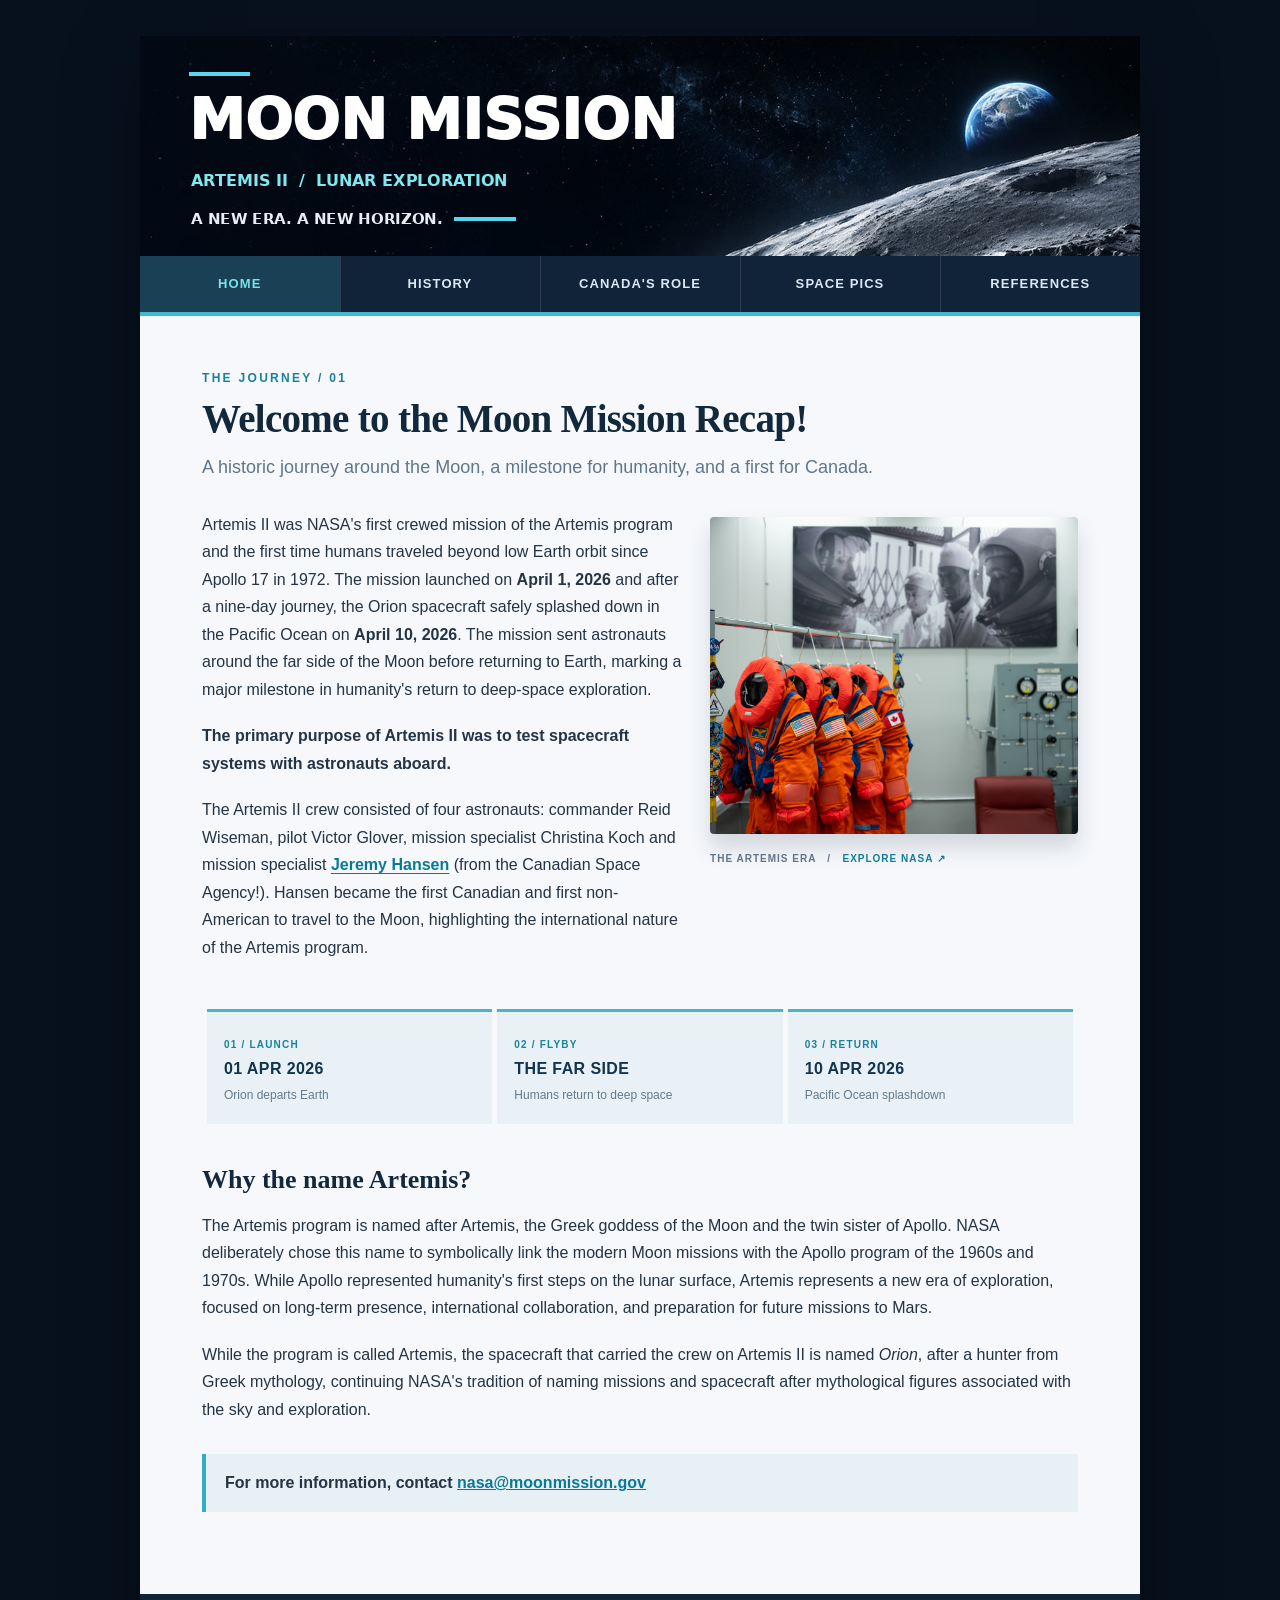
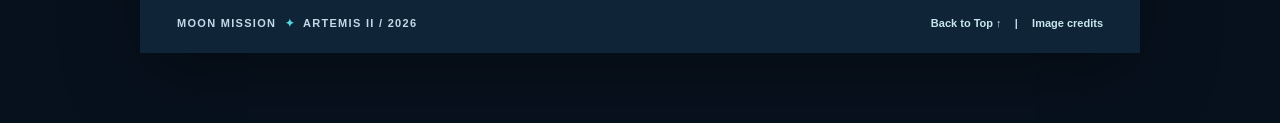
<file: index.html>
<!DOCTYPE html>
<html lang="en">
<head>
  <meta charset="UTF-8">
  <meta name="viewport" content="width=device-width, initial-scale=1.0">
  <meta name="description" content="Moon Mission: a five-page recap of Artemis II, lunar exploration history, Canada's role, and NASA photography.">
  <title>Home | Moon Mission</title>
  <link rel="stylesheet" href="styles.css">
  
</head>
<body id="top">
<table class="site-table" width="1000" cellpadding="0" cellspacing="0" align="center">
  <tr><td class="banner-cell"><a href="index.html" title="Moon Mission: return to the home page"><img src="images/banner.jpg" class="banner" width="1000" height="220" alt="Moon Mission banner with the Moon, Earth and deep space" title="Moon Mission: return to the home page"></a></td></tr>
  <tr><td class="nav-cell"><table class="nav-table" cellpadding="0" cellspacing="0"><tr><td><a class="nav-link current" href="index.html" aria-current="page">Home</a></td><td><a class="nav-link" href="history.html">History</a></td><td><a class="nav-link" href="canadasrole.html">Canada&#x27;s Role</a></td><td><a class="nav-link" href="spacepics.html">Space Pics</a></td><td><a class="nav-link" href="references.html">References</a></td></tr></table></td></tr>
  <tr><td class="page-content">
<p class="eyebrow">THE JOURNEY / 01</p>
<h1>Welcome to the Moon Mission Recap!</h1>
<p class="lead">A historic journey around the Moon, a milestone for humanity, and a first for Canada.</p>
<table class="intro-table" cellpadding="0" cellspacing="0"><tr>
  <td class="intro-main">
    <p>Artemis II was NASA's first crewed mission of the Artemis program and the first time humans traveled beyond low Earth orbit since Apollo 17 in 1972. The mission launched on <strong>April 1, 2026</strong> and after a nine-day journey, the Orion spacecraft safely splashed down in the Pacific Ocean on <strong>April 10, 2026</strong>. The mission sent astronauts around the far side of the Moon before returning to Earth, marking a major milestone in humanity's return to deep-space exploration.</p>
    <p><strong>The primary purpose of Artemis II was to test spacecraft systems with astronauts aboard.</strong></p>
    <p>The Artemis II crew consisted of four astronauts: commander Reid Wiseman, pilot Victor Glover, mission specialist Christina Koch and mission specialist <a href="canadasrole.html#ontario" class="inline-link">Jeremy Hansen</a> (from the Canadian Space Agency!). Hansen became the first Canadian and first non-American to travel to the Moon, highlighting the international nature of the Artemis program.</p>
  </td>
  <td class="intro-aside"><a href="https://www.nasa.gov/" target="_blank" rel="noopener noreferrer" title="Click to visit the NASA website in a new tab"><img class="large-photo" src="images/spacesuits.jpg" alt="NASA Artemis crew spacesuits" title="NASA spacesuits photo — click to open the NASA website in a new tab" ></a><p class="image-caption">THE ARTEMIS ERA &nbsp; / &nbsp; <a href="https://www.nasa.gov/" target="_blank" rel="noopener noreferrer">Explore NASA ↗</a></p></td>
</tr></table>
<table class="milestone-table" cellpadding="0" cellspacing="0"><tr>
  <td><span class="milestone-tag">01 / LAUNCH</span><br><strong>01 APR 2026</strong><br><small>Orion departs Earth</small></td>
  <td><span class="milestone-tag">02 / FLYBY</span><br><strong>THE FAR SIDE</strong><br><small>Humans return to deep space</small></td>
  <td><span class="milestone-tag">03 / RETURN</span><br><strong>10 APR 2026</strong><br><small>Pacific Ocean splashdown</small></td>
</tr></table>
<h2>Why the name Artemis?</h2>
<p>The Artemis program is named after Artemis, the Greek goddess of the Moon and the twin sister of Apollo. NASA deliberately chose this name to symbolically link the modern Moon missions with the Apollo program of the 1960s and 1970s. While Apollo represented humanity's first steps on the lunar surface, Artemis represents a new era of exploration, focused on long-term presence, international collaboration, and preparation for future missions to Mars.</p>
<p>While the program is called Artemis, the spacecraft that carried the crew on Artemis II is named <em>Orion</em>, after a hunter from Greek mythology, continuing NASA's tradition of naming missions and spacecraft after mythological figures associated with the sky and exploration.</p>
<p class="contact-card">For more information, contact <a href="mailto:nasa@moonmission.gov">nasa@moonmission.gov</a></p>
</td></tr>
  <tr><td class="footer-cell"><table class="footer-table" cellspacing="0" cellpadding="0"><tr><td>MOON MISSION <span class="footer-dot">✦</span> ARTEMIS II / 2026</td><td class="footer-right"><a href="#top">Back to Top ↑</a> &nbsp; | &nbsp; <a href="references.html">Image credits</a></td></tr></table></td></tr>
</table>
</body>
</html>
</file>
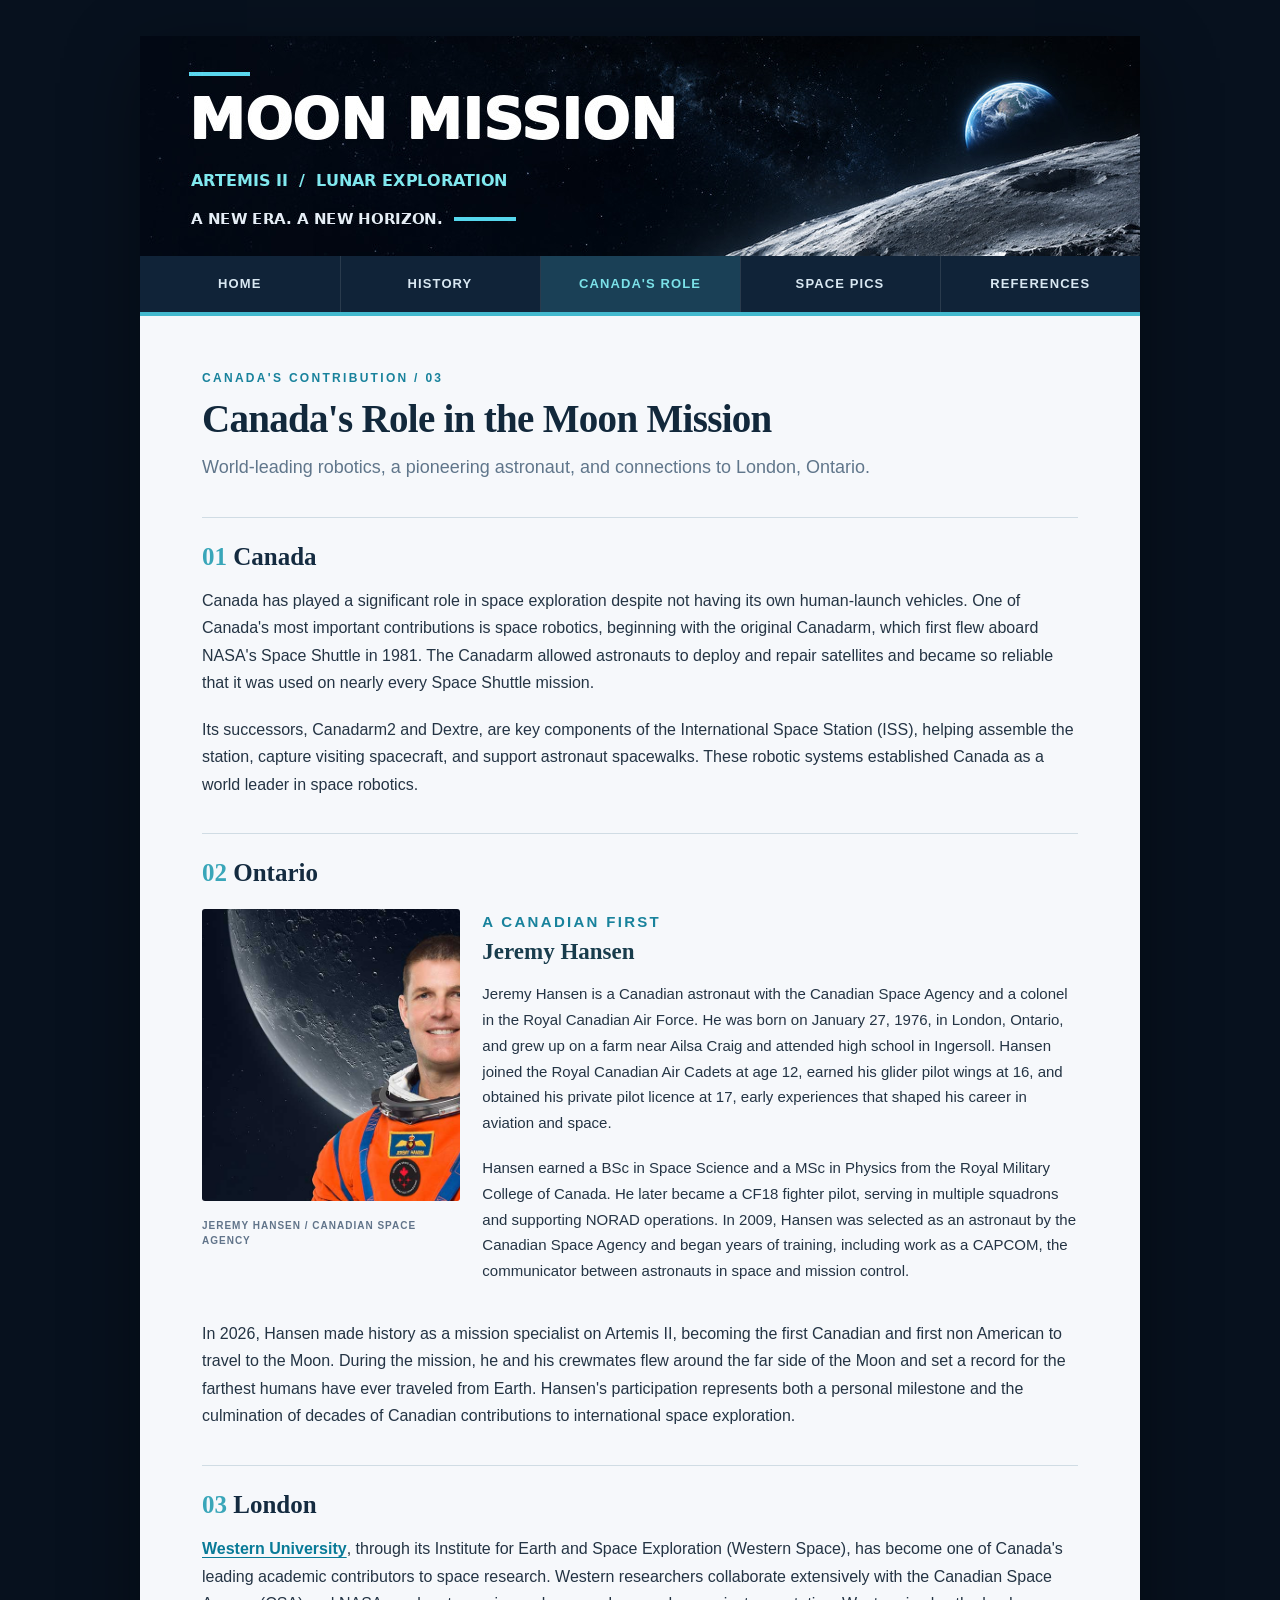
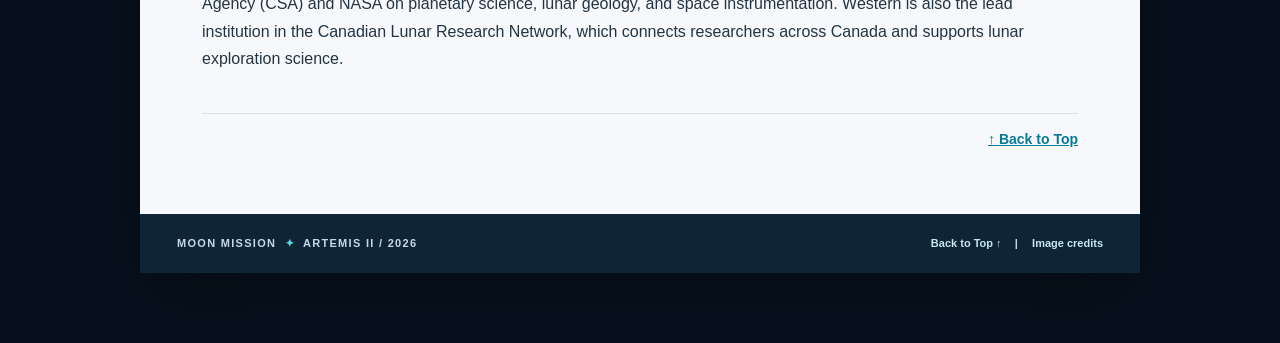
<file: canadasrole.html>
<!DOCTYPE html>
<html lang="en">
<head>
  <meta charset="UTF-8">
  <meta name="viewport" content="width=device-width, initial-scale=1.0">
  <meta name="description" content="Moon Mission: a five-page recap of Artemis II, lunar exploration history, Canada's role, and NASA photography.">
  <title>Canada&#x27;s Role | Moon Mission</title>
  <link rel="stylesheet" href="styles.css">
  
</head>
<body id="top">
<table class="site-table" width="1000" cellpadding="0" cellspacing="0" align="center">
  <tr><td class="banner-cell"><a href="index.html" title="Moon Mission: return to the home page"><img src="images/banner.jpg" class="banner" width="1000" height="220" alt="Moon Mission banner with the Moon, Earth and deep space" title="Moon Mission: return to the home page"></a></td></tr>
  <tr><td class="nav-cell"><table class="nav-table" cellpadding="0" cellspacing="0"><tr><td><a class="nav-link" href="index.html">Home</a></td><td><a class="nav-link" href="history.html">History</a></td><td><a class="nav-link current" href="canadasrole.html" aria-current="page">Canada&#x27;s Role</a></td><td><a class="nav-link" href="spacepics.html">Space Pics</a></td><td><a class="nav-link" href="references.html">References</a></td></tr></table></td></tr>
  <tr><td class="page-content">
<p class="eyebrow">CANADA'S CONTRIBUTION / 03</p>
<h1>Canada's Role in the Moon Mission</h1>
<p class="lead">World-leading robotics, a pioneering astronaut, and connections to London, Ontario.</p>
<h2 class="section-heading" id="canada">01 <span>Canada</span></h2>
<p>Canada has played a significant role in space exploration despite not having its own human-launch vehicles. One of Canada's most important contributions is space robotics, beginning with the original Canadarm, which first flew aboard NASA's Space Shuttle in 1981. The Canadarm allowed astronauts to deploy and repair satellites and became so reliable that it was used on nearly every Space Shuttle mission.</p>
<p>Its successors, Canadarm2 and Dextre, are key components of the International Space Station (ISS), helping assemble the station, capture visiting spacecraft, and support astronaut spacewalks. These robotic systems established Canada as a world leader in space robotics.</p>
<h2 class="section-heading" id="ontario">02 <span>Ontario</span></h2>
<table class="profile-table" cellpadding="0" cellspacing="0"><tr><td class="profile-img"><img class="portrait" src="images/jeremy-hansen.jpg" alt="Canadian Space Agency astronaut Jeremy Hansen wearing his orange space suit" title="Jeremy Hansen — Canadian Space Agency astronaut" ><p class="image-caption">JEREMY HANSEN / CANADIAN SPACE AGENCY</p></td><td class="profile-txt"><p class="mini-title">A CANADIAN FIRST</p><h3>Jeremy Hansen</h3><p>Jeremy Hansen is a Canadian astronaut with the Canadian Space Agency and a colonel in the Royal Canadian Air Force. He was born on January 27, 1976, in London, Ontario, and grew up on a farm near Ailsa Craig and attended high school in Ingersoll. Hansen joined the Royal Canadian Air Cadets at age 12, earned his glider pilot wings at 16, and obtained his private pilot licence at 17, early experiences that shaped his career in aviation and space.</p>
<p>Hansen earned a BSc in Space Science and a MSc in Physics from the Royal Military College of Canada. He later became a CF18 fighter pilot, serving in multiple squadrons and supporting NORAD operations. In 2009, Hansen was selected as an astronaut by the Canadian Space Agency and began years of training, including work as a CAPCOM, the communicator between astronauts in space and mission control.</p></td></tr></table>
<p>In 2026, Hansen made history as a mission specialist on Artemis II, becoming the first Canadian and first non American to travel to the Moon. During the mission, he and his crewmates flew around the far side of the Moon and set a record for the farthest humans have ever traveled from Earth. Hansen's participation represents both a personal milestone and the culmination of decades of Canadian contributions to international space exploration.</p>
<h2 class="section-heading" id="london">03 <span>London</span></h2>
<p><a href="https://uwo.ca" target="_blank" rel="noopener noreferrer" class="inline-link">Western University</a>, through its Institute for Earth and Space Exploration (Western Space), has become one of Canada's leading academic contributors to space research. Western researchers collaborate extensively with the Canadian Space Agency (CSA) and NASA on planetary science, lunar geology, and space instrumentation. Western is also the lead institution in the Canadian Lunar Research Network, which connects researchers across Canada and supports lunar exploration science.</p>
<p class="backtop"><a href="#top">↑ Back to Top</a></p>
</td></tr>
  <tr><td class="footer-cell"><table class="footer-table" cellspacing="0" cellpadding="0"><tr><td>MOON MISSION <span class="footer-dot">✦</span> ARTEMIS II / 2026</td><td class="footer-right"><a href="#top">Back to Top ↑</a> &nbsp; | &nbsp; <a href="references.html">Image credits</a></td></tr></table></td></tr>
</table>
</body>
</html>
</file>
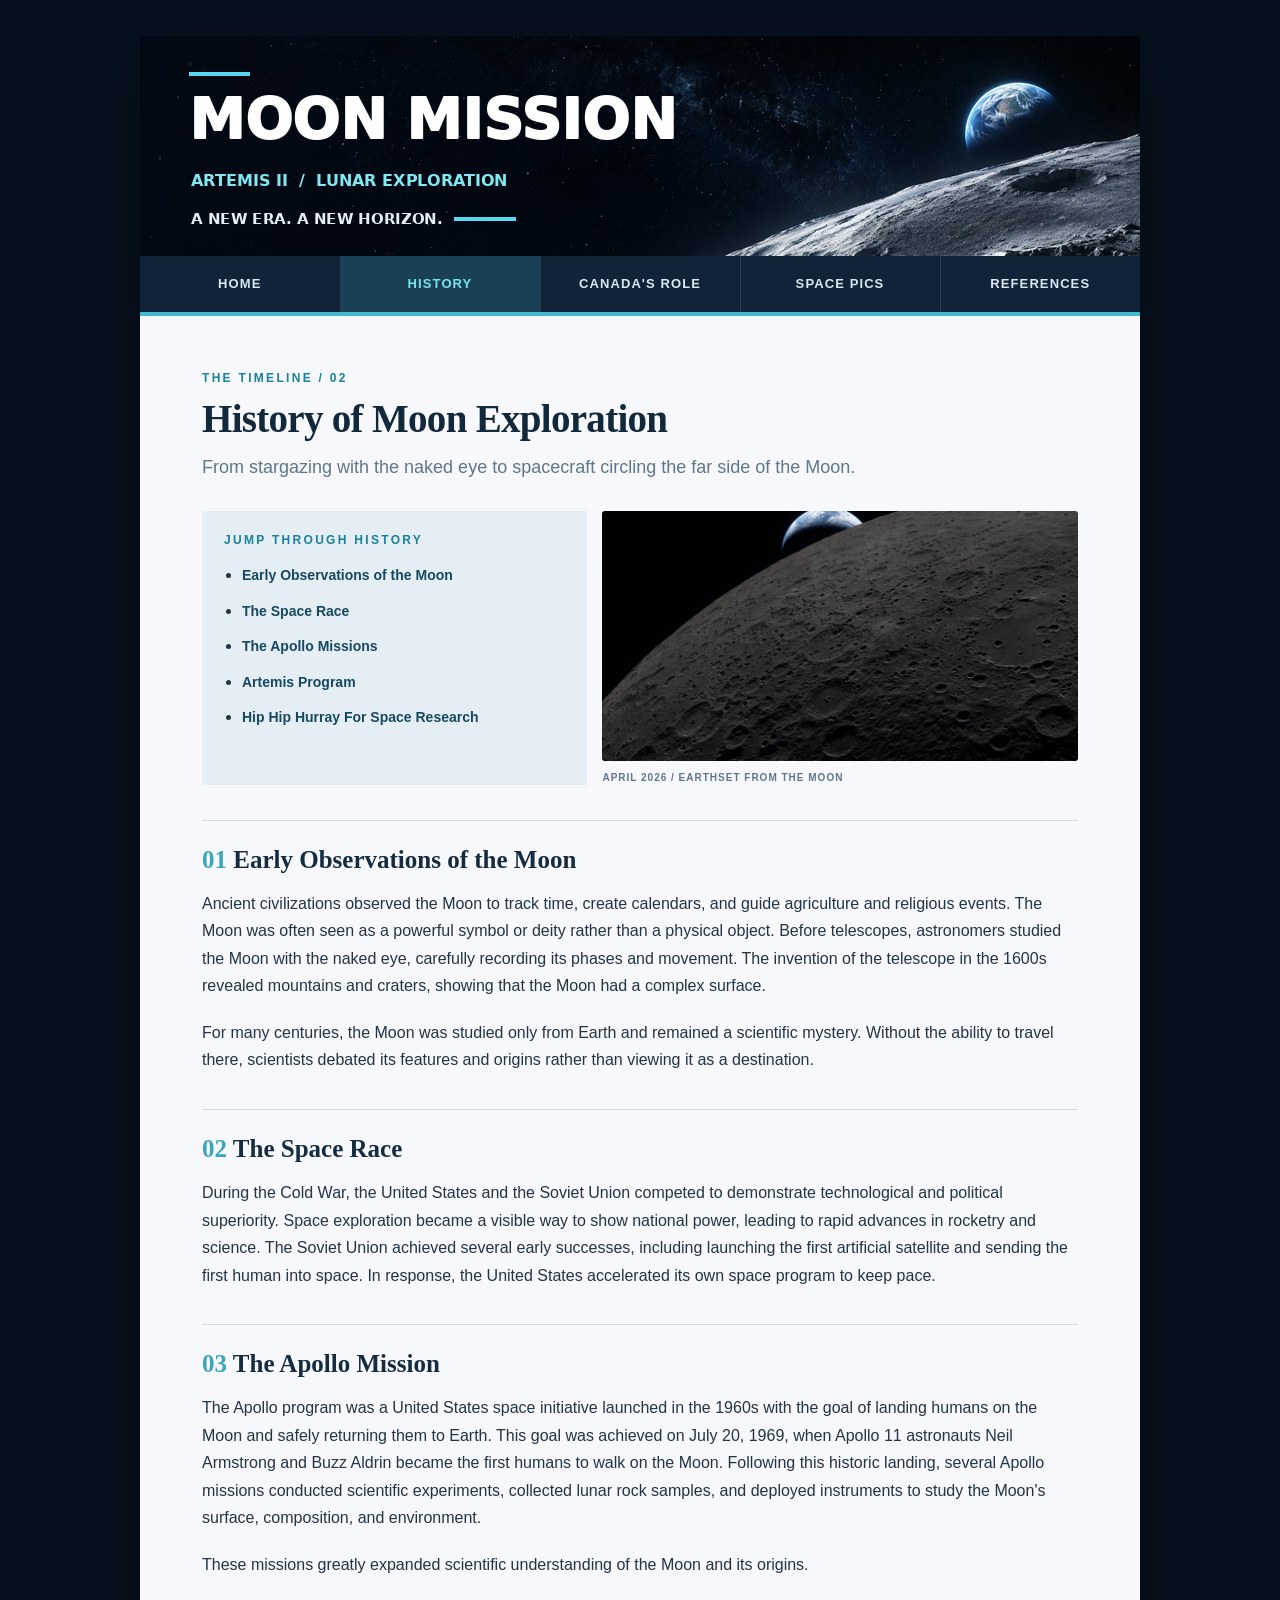
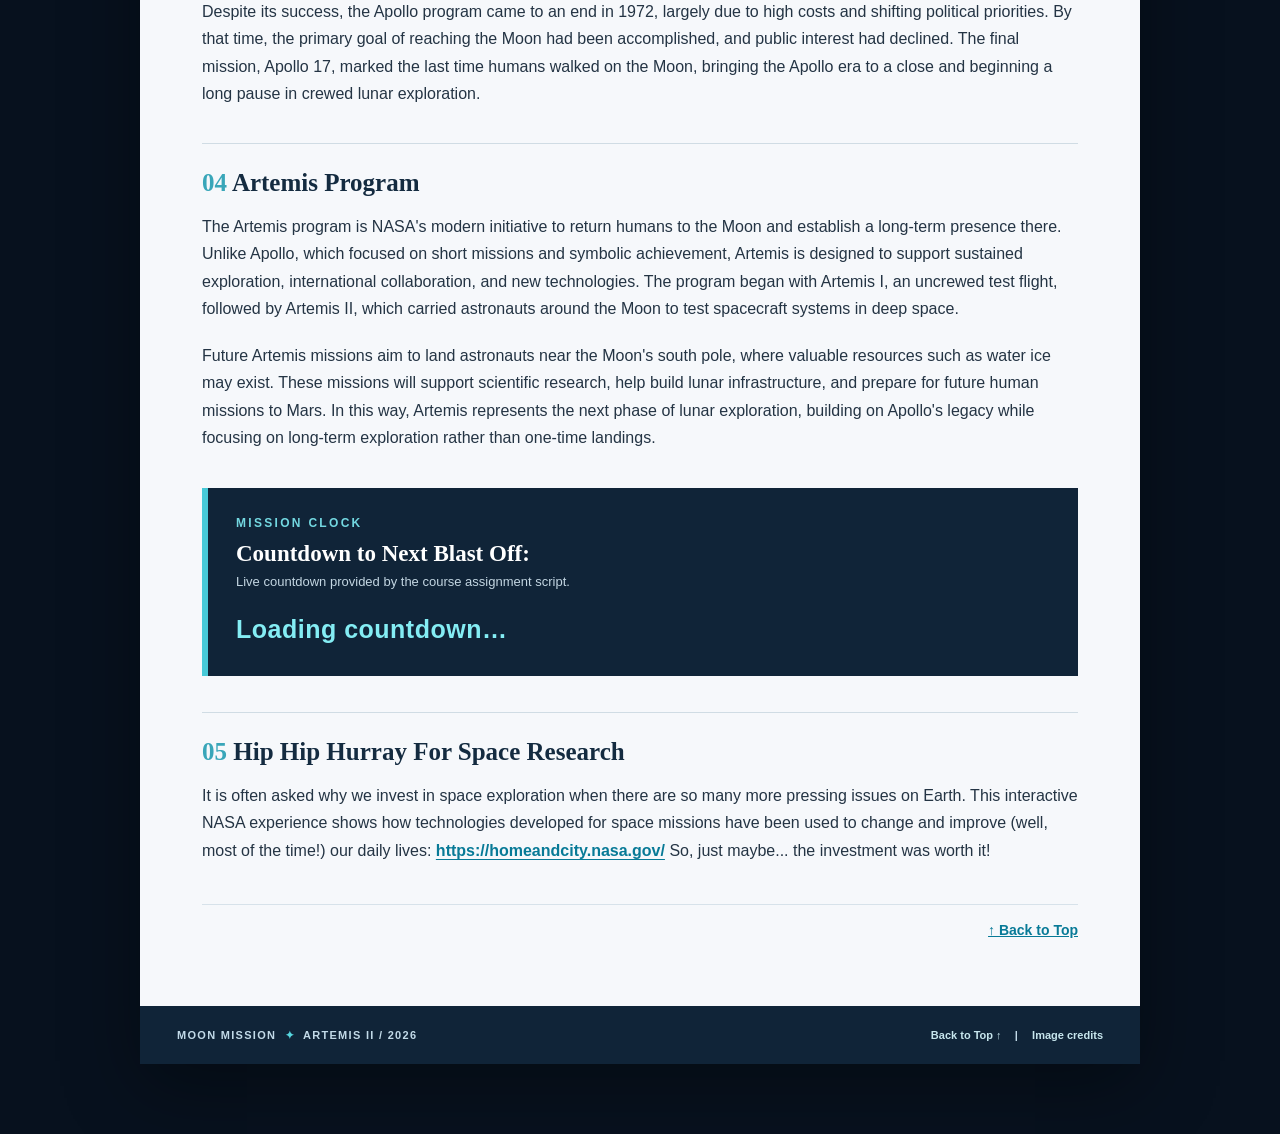
<file: history.html>
<!DOCTYPE html>
<html lang="en">
<head>
  <meta charset="UTF-8">
  <meta name="viewport" content="width=device-width, initial-scale=1.0">
  <meta name="description" content="Moon Mission: a five-page recap of Artemis II, lunar exploration history, Canada's role, and NASA photography.">
  <title>History | Moon Mission</title>
  <link rel="stylesheet" href="styles.css">
  <script src="https://csd.uwo.ca/~lreid2/cs1033/assignment2/fall2026moon/countdown.js"></script>
</head>
<body id="top">
<table class="site-table" width="1000" cellpadding="0" cellspacing="0" align="center">
  <tr><td class="banner-cell"><a href="index.html" title="Moon Mission: return to the home page"><img src="images/banner.jpg" class="banner" width="1000" height="220" alt="Moon Mission banner with the Moon, Earth and deep space" title="Moon Mission: return to the home page"></a></td></tr>
  <tr><td class="nav-cell"><table class="nav-table" cellpadding="0" cellspacing="0"><tr><td><a class="nav-link" href="index.html">Home</a></td><td><a class="nav-link current" href="history.html" aria-current="page">History</a></td><td><a class="nav-link" href="canadasrole.html">Canada&#x27;s Role</a></td><td><a class="nav-link" href="spacepics.html">Space Pics</a></td><td><a class="nav-link" href="references.html">References</a></td></tr></table></td></tr>
  <tr><td class="page-content">
<p class="eyebrow">THE TIMELINE / 02</p>
<h1>History of Moon Exploration</h1>
<p class="lead">From stargazing with the naked eye to spacecraft circling the far side of the Moon.</p>
<table class="history-top" cellpadding="0" cellspacing="0"><tr><td class="history-nav"><p class="mini-title">JUMP THROUGH HISTORY</p>
<ul class="jump-list"><li><a href="#early-observations">Early Observations of the Moon</a></li><li><a href="#space-race">The Space Race</a></li><li><a href="#apollo">The Apollo Missions</a></li><li><a href="#artemis">Artemis Program</a></li><li><a href="#space-research">Hip Hip Hurray For Space Research</a></li></ul>
</td><td class="history-image"><img class="history-cover" src="images/earthset.jpg" alt="Earth seen descending beyond the cratered far side of the Moon on Artemis II" title="NASA Artemis II Earthset image" ><p class="image-caption">APRIL 2026 / EARTHSET FROM THE MOON</p></td></tr></table>
<h2 class="section-heading" id="early-observations">01 <span>Early Observations of the Moon</span></h2>
<p>Ancient civilizations observed the Moon to track time, create calendars, and guide agriculture and religious events. The Moon was often seen as a powerful symbol or deity rather than a physical object. Before telescopes, astronomers studied the Moon with the naked eye, carefully recording its phases and movement. The invention of the telescope in the 1600s revealed mountains and craters, showing that the Moon had a complex surface.</p>
<p>For many centuries, the Moon was studied only from Earth and remained a scientific mystery. Without the ability to travel there, scientists debated its features and origins rather than viewing it as a destination.</p>
<h2 class="section-heading" id="space-race">02 <span>The Space Race</span></h2>
<p>During the Cold War, the United States and the Soviet Union competed to demonstrate technological and political superiority. Space exploration became a visible way to show national power, leading to rapid advances in rocketry and science. The Soviet Union achieved several early successes, including launching the first artificial satellite and sending the first human into space. In response, the United States accelerated its own space program to keep pace.</p>
<h2 class="section-heading" id="apollo">03 <span>The Apollo Mission</span></h2>
<p>The Apollo program was a United States space initiative launched in the 1960s with the goal of landing humans on the Moon and safely returning them to Earth. This goal was achieved on July 20, 1969, when Apollo 11 astronauts Neil Armstrong and Buzz Aldrin became the first humans to walk on the Moon. Following this historic landing, several Apollo missions conducted scientific experiments, collected lunar rock samples, and deployed instruments to study the Moon's surface, composition, and environment.</p>
<p>These missions greatly expanded scientific understanding of the Moon and its origins.</p>
<p>Despite its success, the Apollo program came to an end in 1972, largely due to high costs and shifting political priorities. By that time, the primary goal of reaching the Moon had been accomplished, and public interest had declined. The final mission, Apollo 17, marked the last time humans walked on the Moon, bringing the Apollo era to a close and beginning a long pause in crewed lunar exploration.</p>
<h2 class="section-heading" id="artemis">04 <span>Artemis Program</span></h2>
<p>The Artemis program is NASA's modern initiative to return humans to the Moon and establish a long-term presence there. Unlike Apollo, which focused on short missions and symbolic achievement, Artemis is designed to support sustained exploration, international collaboration, and new technologies. The program began with Artemis I, an uncrewed test flight, followed by Artemis II, which carried astronauts around the Moon to test spacecraft systems in deep space.</p>
<p>Future Artemis missions aim to land astronauts near the Moon's south pole, where valuable resources such as water ice may exist. These missions will support scientific research, help build lunar infrastructure, and prepare for future human missions to Mars. In this way, Artemis represents the next phase of lunar exploration, building on Apollo's legacy while focusing on long-term exploration rather than one-time landings.</p>
<table class="countdown-table" cellpadding="0" cellspacing="0"><tr><td><p class="mini-title">MISSION CLOCK</p><h3>Countdown to Next Blast Off:</h3><p class="clock-note">Live countdown provided by the course assignment script.</p><a name="countdown" id="countdown">Loading countdown…</a></td></tr></table>
<h2 class="section-heading" id="space-research">05 <span>Hip Hip Hurray For Space Research</span></h2>
<p>It is often asked why we invest in space exploration when there are so many more pressing issues on Earth. This interactive NASA experience shows how technologies developed for space missions have been used to change and improve (well, most of the time!) our daily lives: <a href="https://homeandcity.nasa.gov/" target="_blank" rel="noopener noreferrer" class="inline-link">https://homeandcity.nasa.gov/</a> So, just maybe... the investment was worth it!</p>
<p class="backtop"><a href="#top">↑ Back to Top</a></p>
</td></tr>
  <tr><td class="footer-cell"><table class="footer-table" cellspacing="0" cellpadding="0"><tr><td>MOON MISSION <span class="footer-dot">✦</span> ARTEMIS II / 2026</td><td class="footer-right"><a href="#top">Back to Top ↑</a> &nbsp; | &nbsp; <a href="references.html">Image credits</a></td></tr></table></td></tr>
</table>
</body>
</html>
</file>
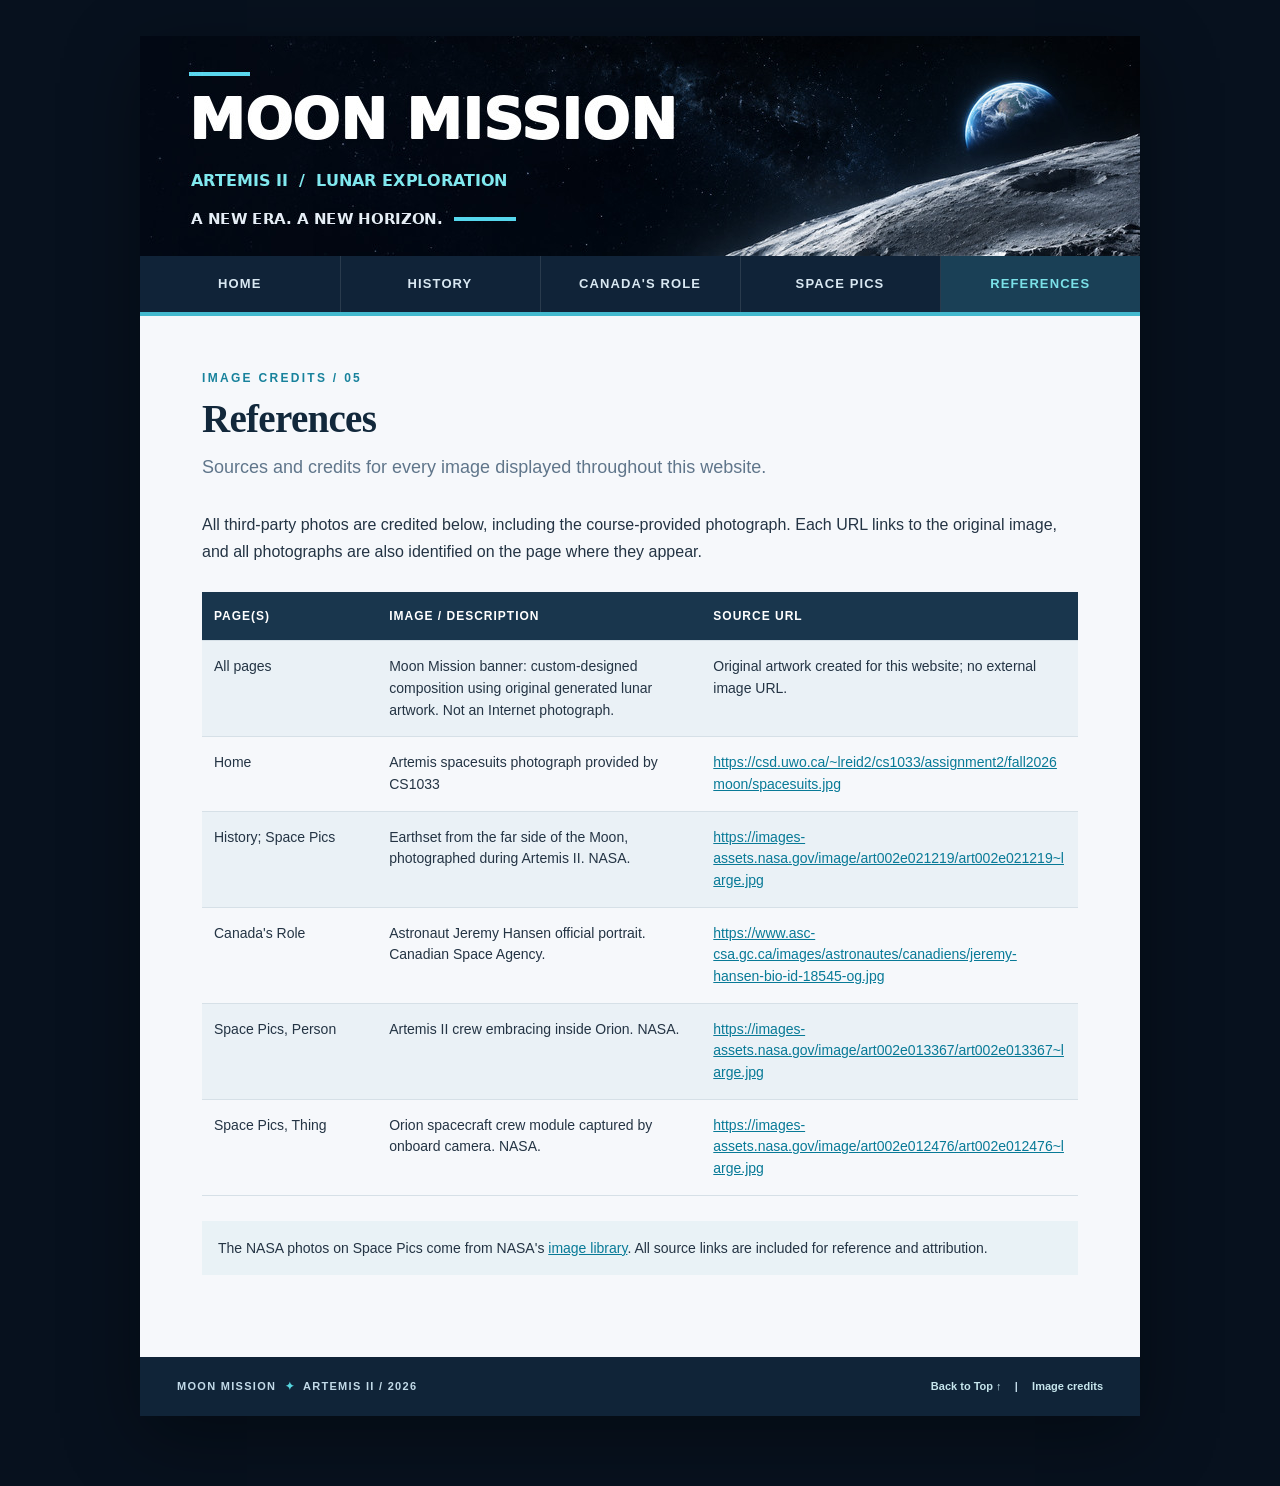
<file: references.html>
<!DOCTYPE html>
<html lang="en">
<head>
  <meta charset="UTF-8">
  <meta name="viewport" content="width=device-width, initial-scale=1.0">
  <meta name="description" content="Moon Mission: a five-page recap of Artemis II, lunar exploration history, Canada's role, and NASA photography.">
  <title>References | Moon Mission</title>
  <link rel="stylesheet" href="styles.css">
  
</head>
<body id="top">
<table class="site-table" width="1000" cellpadding="0" cellspacing="0" align="center">
  <tr><td class="banner-cell"><a href="index.html" title="Moon Mission: return to the home page"><img src="images/banner.jpg" class="banner" width="1000" height="220" alt="Moon Mission banner with the Moon, Earth and deep space" title="Moon Mission: return to the home page"></a></td></tr>
  <tr><td class="nav-cell"><table class="nav-table" cellpadding="0" cellspacing="0"><tr><td><a class="nav-link" href="index.html">Home</a></td><td><a class="nav-link" href="history.html">History</a></td><td><a class="nav-link" href="canadasrole.html">Canada&#x27;s Role</a></td><td><a class="nav-link" href="spacepics.html">Space Pics</a></td><td><a class="nav-link current" href="references.html" aria-current="page">References</a></td></tr></table></td></tr>
  <tr><td class="page-content">
<p class="eyebrow">IMAGE CREDITS / 05</p>
<h1>References</h1>
<p class="lead">Sources and credits for every image displayed throughout this website.</p>
<p>All third-party photos are credited below, including the course-provided photograph. Each URL links to the original image, and all photographs are also identified on the page where they appear.</p>
<table class="reference-table" cellpadding="0" cellspacing="0">
  <tr><th>Page(s)</th><th>Image / Description</th><th>Source URL</th></tr>
  <tr><td>All pages</td><td>Moon Mission banner: custom-designed composition using original generated lunar artwork. Not an Internet photograph.</td><td>Original artwork created for this website; no external image URL.</td></tr>
  <tr><td>Home</td><td>Artemis spacesuits photograph provided by CS1033</td><td><a href="https://csd.uwo.ca/~lreid2/cs1033/assignment2/fall2026moon/spacesuits.jpg" target="_blank" rel="noopener noreferrer">https://csd.uwo.ca/~lreid2/cs1033/assignment2/fall2026moon/spacesuits.jpg</a></td></tr>
  <tr><td>History; Space Pics</td><td>Earthset from the far side of the Moon, photographed during Artemis II. NASA.</td><td><a href="https://images-assets.nasa.gov/image/art002e021219/art002e021219~large.jpg" target="_blank" rel="noopener noreferrer">https://images-assets.nasa.gov/image/art002e021219/art002e021219~large.jpg</a></td></tr>
  <tr><td>Canada's Role</td><td>Astronaut Jeremy Hansen official portrait. Canadian Space Agency.</td><td><a href="https://www.asc-csa.gc.ca/images/astronautes/canadiens/jeremy-hansen-bio-id-18545-og.jpg" target="_blank" rel="noopener noreferrer">https://www.asc-csa.gc.ca/images/astronautes/canadiens/jeremy-hansen-bio-id-18545-og.jpg</a></td></tr>
  <tr><td>Space Pics, Person</td><td>Artemis II crew embracing inside Orion. NASA.</td><td><a href="https://images-assets.nasa.gov/image/art002e013367/art002e013367~large.jpg" target="_blank" rel="noopener noreferrer">https://images-assets.nasa.gov/image/art002e013367/art002e013367~large.jpg</a></td></tr>
  <tr><td>Space Pics, Thing</td><td>Orion spacecraft crew module captured by onboard camera. NASA.</td><td><a href="https://images-assets.nasa.gov/image/art002e012476/art002e012476~large.jpg" target="_blank" rel="noopener noreferrer">https://images-assets.nasa.gov/image/art002e012476/art002e012476~large.jpg</a></td></tr>
</table>
<p class="references-note">The NASA photos on Space Pics come from NASA's <a href="https://www.nasa.gov/images/" target="_blank" rel="noopener noreferrer">image library</a>. All source links are included for reference and attribution.</p>
</td></tr>
  <tr><td class="footer-cell"><table class="footer-table" cellspacing="0" cellpadding="0"><tr><td>MOON MISSION <span class="footer-dot">✦</span> ARTEMIS II / 2026</td><td class="footer-right"><a href="#top">Back to Top ↑</a> &nbsp; | &nbsp; <a href="references.html">Image credits</a></td></tr></table></td></tr>
</table>
</body>
</html>
</file>
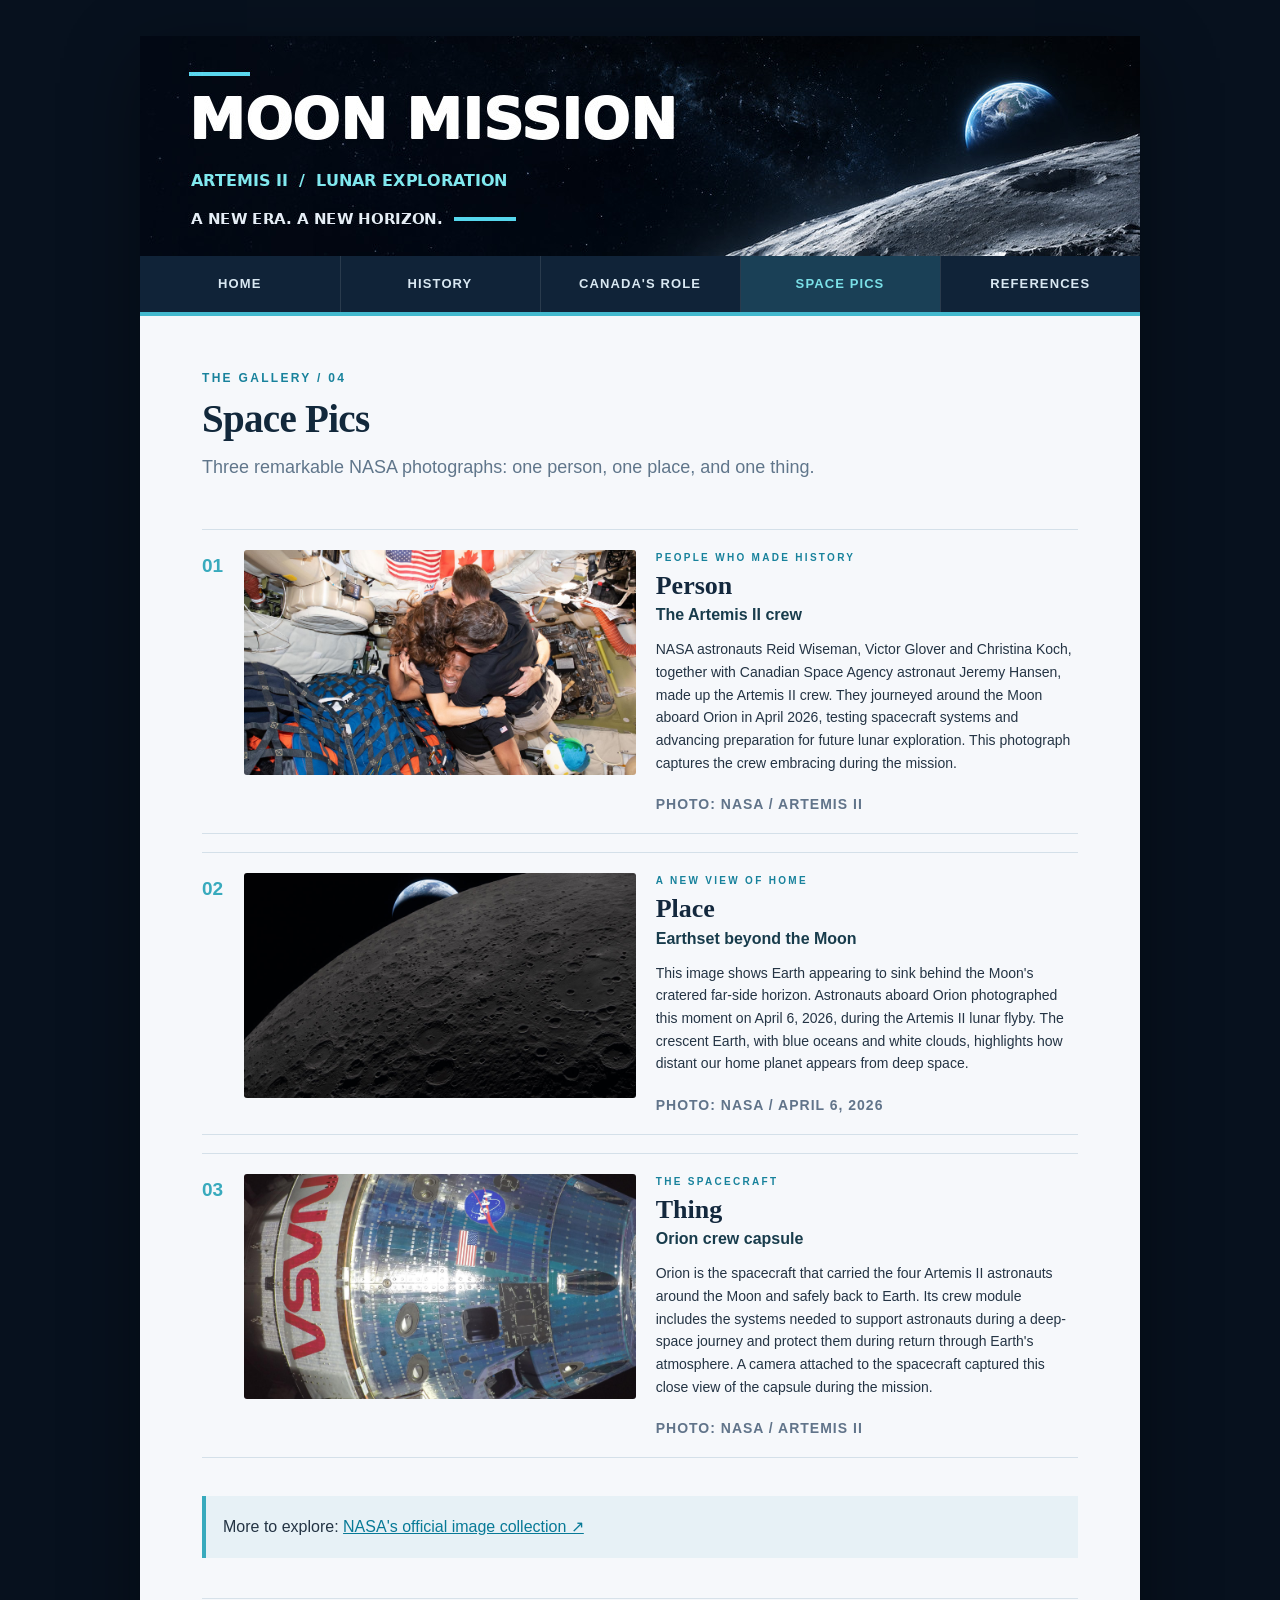
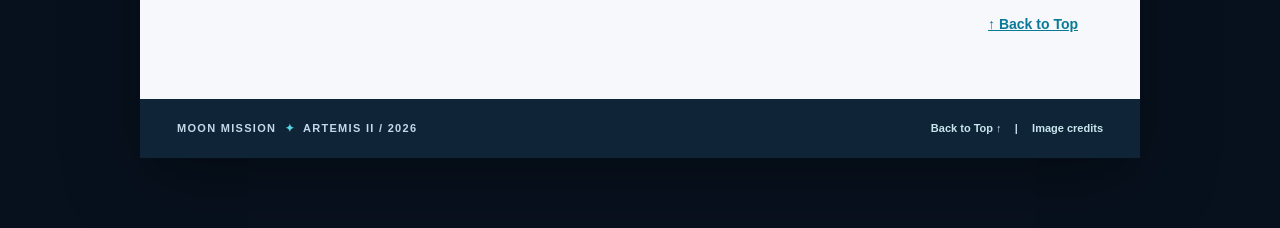
<file: spacepics.html>
<!DOCTYPE html>
<html lang="en">
<head>
  <meta charset="UTF-8">
  <meta name="viewport" content="width=device-width, initial-scale=1.0">
  <meta name="description" content="Moon Mission: a five-page recap of Artemis II, lunar exploration history, Canada's role, and NASA photography.">
  <title>Space Pics | Moon Mission</title>
  <link rel="stylesheet" href="styles.css">
  
</head>
<body id="top">
<table class="site-table" width="1000" cellpadding="0" cellspacing="0" align="center">
  <tr><td class="banner-cell"><a href="index.html" title="Moon Mission: return to the home page"><img src="images/banner.jpg" class="banner" width="1000" height="220" alt="Moon Mission banner with the Moon, Earth and deep space" title="Moon Mission: return to the home page"></a></td></tr>
  <tr><td class="nav-cell"><table class="nav-table" cellpadding="0" cellspacing="0"><tr><td><a class="nav-link" href="index.html">Home</a></td><td><a class="nav-link" href="history.html">History</a></td><td><a class="nav-link" href="canadasrole.html">Canada&#x27;s Role</a></td><td><a class="nav-link current" href="spacepics.html" aria-current="page">Space Pics</a></td><td><a class="nav-link" href="references.html">References</a></td></tr></table></td></tr>
  <tr><td class="page-content">
<p class="eyebrow">THE GALLERY / 04</p>
<h1>Space Pics</h1>
<p class="lead">Three remarkable NASA photographs: one person, one place, and one thing.</p>
<table class="gallery-table" cellpadding="0" cellspacing="0">
<tr><td class="gallery-number">01</td><td class="gallery-image"><img class="gallery-photo" src="images/artemis-crew.jpg" alt="The four Artemis II astronauts embracing inside the Orion spacecraft" title="NASA Artemis II crew together inside Orion" ></td><td class="gallery-copy"><p class="mini-title">PEOPLE WHO MADE HISTORY</p><h2>Person</h2><h3>The Artemis II crew</h3><p>NASA astronauts Reid Wiseman, Victor Glover and Christina Koch, together with Canadian Space Agency astronaut Jeremy Hansen, made up the Artemis II crew. They journeyed around the Moon aboard Orion in April 2026, testing spacecraft systems and advancing preparation for future lunar exploration. This photograph captures the crew embracing during the mission.</p><p class="image-caption">PHOTO: NASA / ARTEMIS II</p></td></tr>
<tr><td class="gallery-number">02</td><td class="gallery-image"><img class="gallery-photo" src="images/earthset.jpg" alt="Earth setting behind the heavily cratered lunar horizon" title="Earthset on the Moon far side, NASA Artemis II" ></td><td class="gallery-copy"><p class="mini-title">A NEW VIEW OF HOME</p><h2>Place</h2><h3>Earthset beyond the Moon</h3><p>This image shows Earth appearing to sink behind the Moon's cratered far-side horizon. Astronauts aboard Orion photographed this moment on April 6, 2026, during the Artemis II lunar flyby. The crescent Earth, with blue oceans and white clouds, highlights how distant our home planet appears from deep space.</p><p class="image-caption">PHOTO: NASA / APRIL 6, 2026</p></td></tr>
<tr><td class="gallery-number">03</td><td class="gallery-image"><img class="gallery-photo" src="images/orion.jpg" alt="NASA Orion crew capsule photographed in space" title="Orion spacecraft photographed during Artemis II" ></td><td class="gallery-copy"><p class="mini-title">THE SPACECRAFT</p><h2>Thing</h2><h3>Orion crew capsule</h3><p>Orion is the spacecraft that carried the four Artemis II astronauts around the Moon and safely back to Earth. Its crew module includes the systems needed to support astronauts during a deep-space journey and protect them during return through Earth's atmosphere. A camera attached to the spacecraft captured this close view of the capsule during the mission.</p><p class="image-caption">PHOTO: NASA / ARTEMIS II</p></td></tr>
</table>
<p class="gallery-cta">More to explore: <a href="https://www.nasa.gov/images/" target="_blank" rel="noopener noreferrer">NASA's official image collection ↗</a></p>
<p class="backtop"><a href="#top">↑ Back to Top</a></p>
</td></tr>
  <tr><td class="footer-cell"><table class="footer-table" cellspacing="0" cellpadding="0"><tr><td>MOON MISSION <span class="footer-dot">✦</span> ARTEMIS II / 2026</td><td class="footer-right"><a href="#top">Back to Top ↑</a> &nbsp; | &nbsp; <a href="references.html">Image credits</a></td></tr></table></td></tr>
</table>
</body>
</html>
</file>
<file: styles.css>
/* Original CS1033 Moon Mission stylesheet. Outer layout: 1000px HTML table. No div elements. */
* { box-sizing: border-box; }
html { scroll-behavior: smooth; }
body { margin: 0; padding: 36px 0 70px; background: #07111e; color: #243444; font-family: Arial, Helvetica, sans-serif; font-size: 16px; line-height: 1.72; }
.site-table { width: 1000px; border-collapse: collapse; background: #f5f7fa; box-shadow: 0 22px 70px rgba(0,0,0,.37); }
.banner-cell { height: 220px; padding: 0; line-height: 0; background: #040c19; }
.banner { width: 1000px; height: 220px; border: 0; object-fit: cover; display: block; }
.nav-cell { background: #102338; border-bottom: 4px solid #43b9ce; }
.nav-table { table-layout: fixed; width: 100%; border-collapse: collapse; }
.nav-table td { width: 20%; text-align: center; padding: 0; border-right: 1px solid rgba(255,255,255,.11); }
.nav-table td:last-child { border: 0; }
.nav-link { display: block; padding: 17px 7px; color: #d9e8f2; font-size: 13px; font-weight: 700; letter-spacing: 1.1px; text-transform: uppercase; text-decoration: none; transition: background-color .18s, color .18s; }
.nav-link:hover, .nav-link:focus { background: #21415b; color: #ffffff; text-decoration: none; }
.nav-link.current { background: #1a4056; color: #7be1e8; }
.page-content { padding: 52px 62px 63px; vertical-align: top; background: #f6f8fb; }
p { margin: 0 0 19px; }
h1 { margin: 8px 0 12px; color: #12283b; font-family: Georgia, 'Times New Roman', serif; font-size: 39px; line-height: 1.14; letter-spacing: -.7px; }
h2 { color: #13283d; font-family: Georgia, 'Times New Roman', serif; font-size: 26px; font-weight: bold; line-height: 1.25; margin: 33px 0 15px; }
h3 { font-family: Georgia, 'Times New Roman', serif; color: #183c4c; font-size: 23px; line-height: 1.25; margin: 4px 0 14px; }
.eyebrow, .mini-title, .milestone-tag { color: #18829c; font-weight: bold; font-size: 12px; letter-spacing: 2.3px; text-transform: uppercase; }
.eyebrow { margin: 0; }
.lead { color: #60768b; font-size: 18px; line-height: 1.56; max-width: 760px; margin-bottom: 29px; }
a { color: #087a97; }
a:hover { color: #045978; }
.inline-link { font-weight: bold; text-underline-offset: 3px; }
.intro-table, .milestone-table, .history-top, .profile-table, .gallery-table, .reference-table, .footer-table { width: 100%; border-collapse: collapse; }
.intro-table td { vertical-align: top; }
.intro-main { width: 58%; padding-right: 27px; }
.intro-aside { width: 42%; padding-top: 6px; }
.large-photo { width: 100%; height: 317px; object-fit: cover; border-radius: 4px; box-shadow: 0 14px 22px rgba(25,50,75,.16); }
.image-caption { font-size: 10px; line-height: 1.5; color: #61748a; letter-spacing: 1px; font-weight: bold; margin: 9px 0 0; text-transform: uppercase; }
.image-caption a { text-decoration: none; color: #147c98; }
.milestone-table { border-collapse: separate; border-spacing: 5px; margin: 24px 0 35px; }
.milestone-table td { background: #e9f1f7; border-top: 3px solid #49b5c9; padding: 18px 17px; width: 33.33%; vertical-align: top; line-height: 1.58; }
.milestone-table strong { color: #12344d; font-size: 16px; letter-spacing: .4px; }
.milestone-table small { color: #637a8b; font-size: 12px; }
.milestone-tag { letter-spacing: 1.2px; font-size: 10px; }
.contact-card { border-left: 4px solid #31aec2; background: #e7f0f5; padding: 15px 19px; font-weight: bold; margin-top: 31px; }
.history-top td { vertical-align: top; }
.history-nav { width: 44%; background: #e6eef5; padding: 19px 22px; }
.history-nav .mini-title { margin-bottom: 9px; }
.jump-list { padding-left: 18px; margin: 8px 0 0; }
.jump-list li { padding: 2px 0 6px; }
.jump-list a { color: #164960; font-size: 14px; font-weight: bold; text-decoration: none; }
.jump-list a:hover { text-decoration: underline; }
.history-image { width: 56%; padding-left: 15px; }
.history-cover { width: 100%; height: 250px; object-fit: cover; border-radius: 3px; display: block; }
.section-heading { border-top: 1px solid #d0dce4; padding-top: 23px; margin-top: 35px; font-size: 25px; color: #39a6b9; }
.section-heading span { color: #142b40; }
.countdown-table { width: 100%; border-collapse: collapse; background: #102438; color: #f0f7fa; border-left: 6px solid #47c9d7; margin: 36px 0; }
.countdown-table td { padding: 25px 28px; }
.countdown-table .mini-title { margin: 0 0 6px; color: #73d8e1; }
.countdown-table h3 { color: white; margin: 3px 0; }
.countdown-table .clock-note { font-size: 13px; color: #c3d6e2; margin: 0 0 14px; }
#countdown { display: inline-block; color: #84edf4; font-size: 25px; font-weight: bold; letter-spacing: .5px; }
.profile-table { margin: 20px 0 17px; }
.profile-img { width: 32%; padding-right: 22px; vertical-align: top; }
.profile-txt { width: 68%; vertical-align: top; }
.profile-txt p { font-size: 15px; }
.profile-txt .mini-title { margin-bottom: 4px; }
.portrait { width: 100%; height: 292px; border-radius: 3px; object-fit: cover; object-position: center top; }
.gallery-table { border-collapse: separate; border-spacing: 0 18px; }
.gallery-table td { vertical-align: top; padding-top: 20px; padding-bottom: 17px; border-top: 1px solid #d4e0e9; border-bottom: 1px solid #d4e0e9; }
.gallery-number { width: 42px; padding-right: 10px; color: #38aabd; font-size: 19px; font-weight: bold; }
.gallery-image { width: 47%; padding-right: 20px; }
.gallery-photo { display: block; width: 100%; height: 225px; border-radius: 3px; object-fit: cover; background: #152b3e; }
.gallery-copy { padding-right: 4px; }
.gallery-copy .mini-title { margin-bottom: 4px; font-size: 10px; }
.gallery-copy h2 { margin: 0 0 3px; font-size: 26px; }
.gallery-copy h3 { margin: 0 0 13px; font-family: Arial, Helvetica, sans-serif; font-size: 16px; }
.gallery-copy p { font-size: 14px; line-height: 1.62; }
.gallery-cta { background: #e7f1f6; border-left: 4px solid #38aabd; padding: 17px; margin-top: 20px; }
.reference-table { table-layout: fixed; border-collapse: collapse; margin-top: 26px; font-size: 14px; line-height: 1.55; }
.reference-table td, .reference-table th { padding: 15px 12px; border-bottom: 1px solid #d6e0e7; vertical-align: top; text-align: left; }
.reference-table th { background: #19364d; color: white; font-size: 12px; text-transform: uppercase; letter-spacing: 1px; }
.reference-table th:nth-child(1) { width: 20%; } .reference-table th:nth-child(2) { width: 37%; } .reference-table th:nth-child(3) { width: 43%; }
.reference-table tr:nth-child(even) { background: #eaf1f6; }
.reference-table a { overflow-wrap: anywhere; word-break: break-word; }
.references-note { padding: 15px 16px; margin-top: 25px; background: #e9f2f6; font-size: 14px; }
.backtop { margin: 40px 0 0; text-align: right; border-top: 1px solid #d7e2ea; padding-top: 13px; font-weight: bold; font-size: 14px; }
.footer-cell { background: #102438; color: #c2dae8; padding: 20px 37px; font-size: 11px; letter-spacing: 1.3px; font-weight: bold; }
.footer-table td { width: 50%; }
.footer-dot { color: #56d6df; padding: 0 4px; }
.footer-right { text-align: right; }
.footer-cell a { color: #c7e6ed; text-decoration: none; font-size: 11px; letter-spacing: 0; }
.footer-cell a:hover { color: white; }
@media (max-width: 1024px) { body { padding: 0; } .site-table { margin-left: 0; margin-right: 0; } }
</file>
